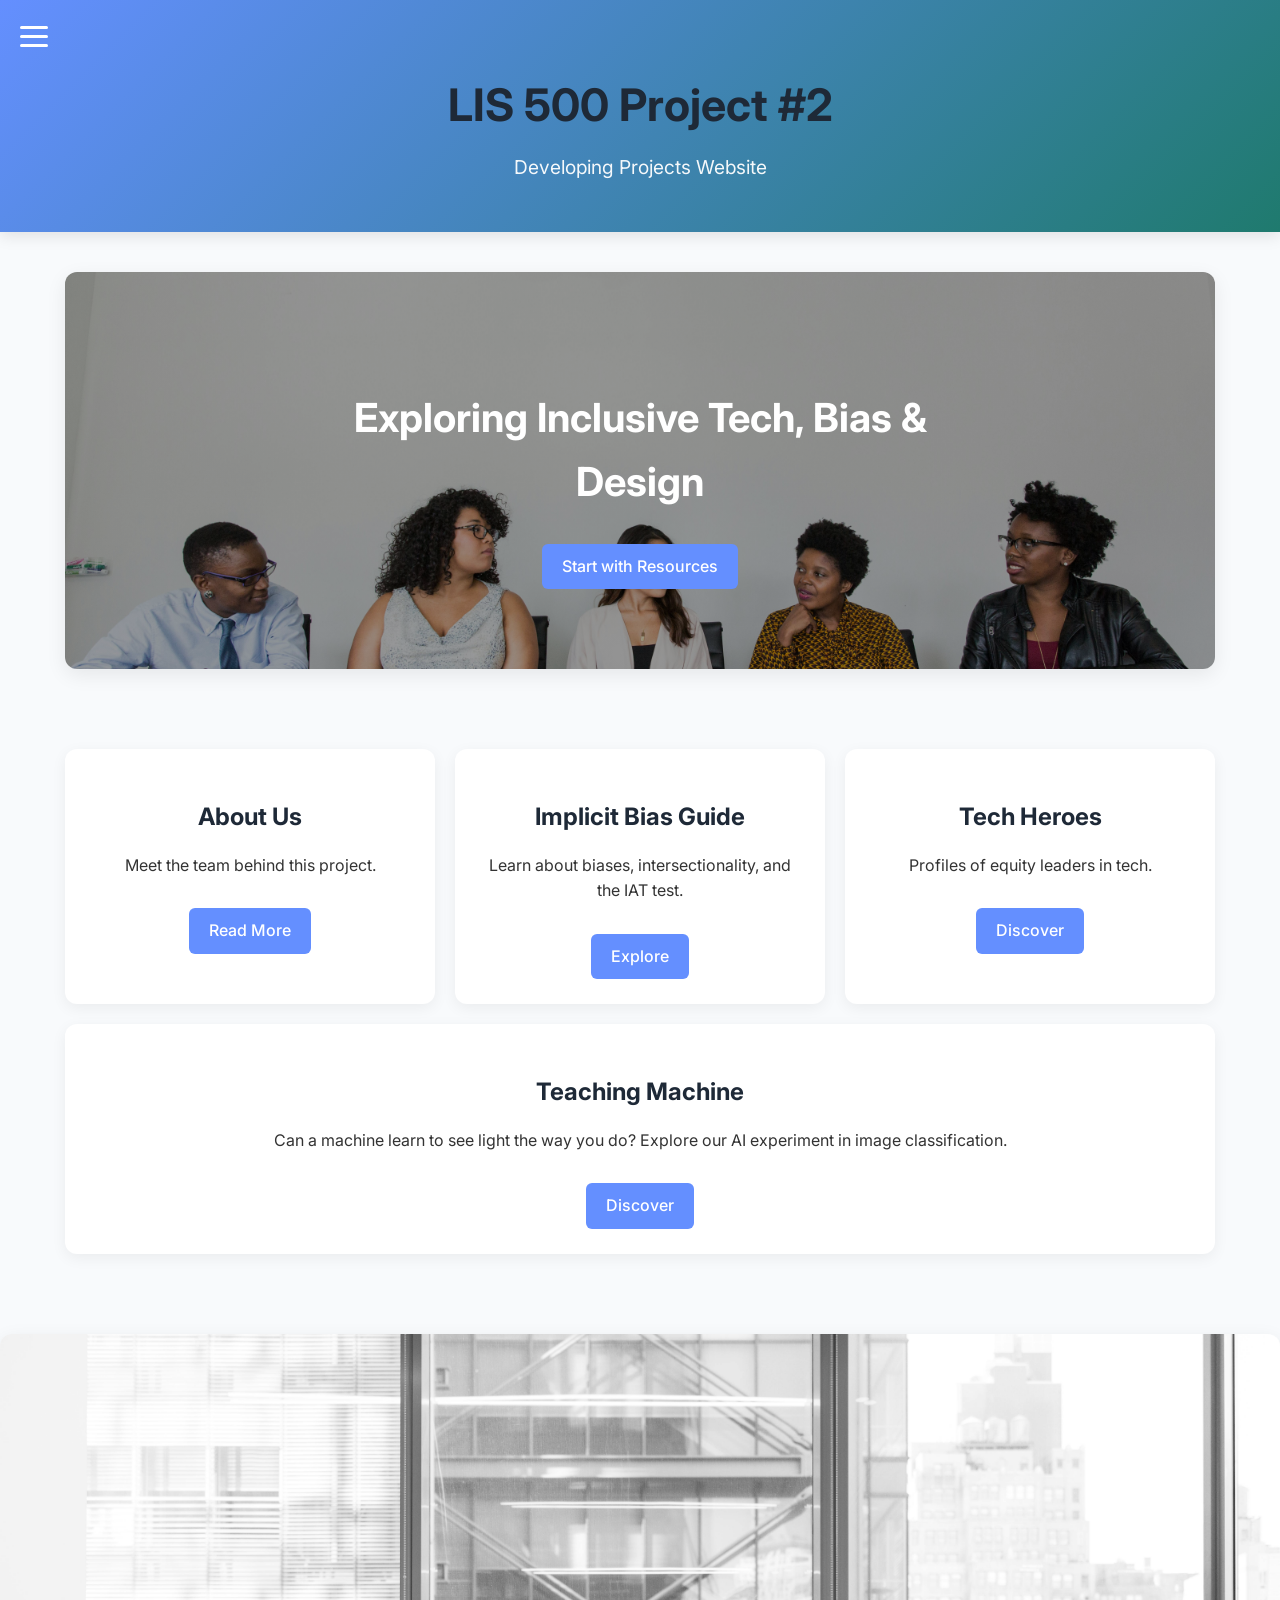
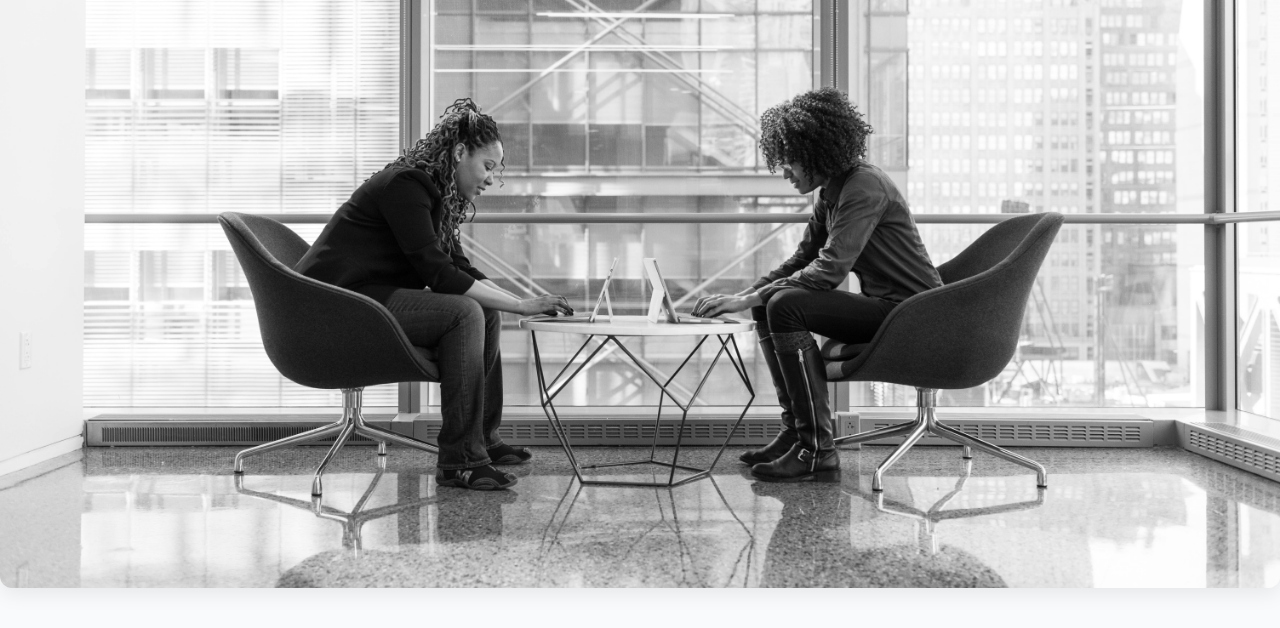
<file: index.html>
<!DOCTYPE html>
<!-- Start of HTML document structure -->
<html lang="en">
<head>
    <!-- Metadata and external resources -->
    <meta charset="UTF-8">
    <meta name="viewport" content="width=device-width, initial-scale=1.0">
    <title>LIS 500 Project #2</title>
    <link href="https://fonts.googleapis.com/css2?family=Inter:wght@400;500;600;700&display=swap" rel="stylesheet">
    <link rel="stylesheet" href="stylepage.css">
</head>
<body>
    <!-- Page header -->
    <header>
        <h1>LIS 500 Project #2</h1>
        <p>Developing Projects Website</p>
        <!-- Navigation menu -->
        <nav class="dropdown-nav" role="navigation" aria-label="Main menu">
            <input type="checkbox" id="menu-toggle">
            <label for="menu-toggle" class="hamburger" aria-label="Toggle navigation menu" aria-expanded="false" aria-controls="menu">
                <span aria-hidden="true"></span>
                <span aria-hidden="true"></span>
                <span aria-hidden="true"></span>
            </label>
            <ul class="menu" id="menu" role="menu">
                <li role="none"><a href="index.html" role="menuitem">Home</a></li>
                <li role="none"><a href="aboutme.html" role="menuitem">About Us</a></li>
                <li role="none"><a href="resourcepage.html" role="menuitem">Implicit Bias Resources</a></li>
                <li role="none"><a href="techhero.html" role="menuitem">Tech Hero Profile</a></li>
                <li role="none"><a href="teachingmachine.html" role="menuitem">Teaching Machine</a></li>
            </ul>
        </nav>
    </header>
    <!-- Hero splash section -->
    <section class="hero-splash">
        <div class="hero-content">
            <h2>Exploring Inclusive Tech, Bias & Design</h2>
            <a href="resourcepage.html" class="btn" aria-label="Go to Implicit Bias Resources">Start with Resources</a>
        </div>
    </section>
    <!-- Teaser cards section -->
    <div class="teasers container">
        <!-- Teaser card -->
        <div class="teaser-card">
            <h3>About Us</h3>
            <p>Meet the team behind this project.</p>
            <a href="aboutme.html" class="btn">Read More</a>
        </div>
        <!-- Teaser card -->
        <div class="teaser-card">
            <h3>Implicit Bias Guide</h3>
            <p>Learn about biases, intersectionality, and the IAT test.</p>
            <a href="resourcepage.html" class="btn">Explore</a>
        </div>
        <!-- Teaser card -->
        <div class="teaser-card">
            <h3>Tech Heroes</h3>
            <p>Profiles of equity leaders in tech.</p>
            <a href="techhero.html" class="btn">Discover</a>
        </div>
        <!-- Teaser card -->
        <div class="teaser-card">
            <h3>Teaching Machine</h3>
            <p>Can a machine learn to see light the way you do? Explore our AI experiment in image classification.</p>
            <a href="teachingmachine.html" class="btn">Discover</a>
        </div>
    </div>
    <!-- Centered image -->
    <img src="images/pexels-divinetechygirl-1181224.jpg" alt="Diverse Tech" class="center-image">
</body>
</html>
</file>
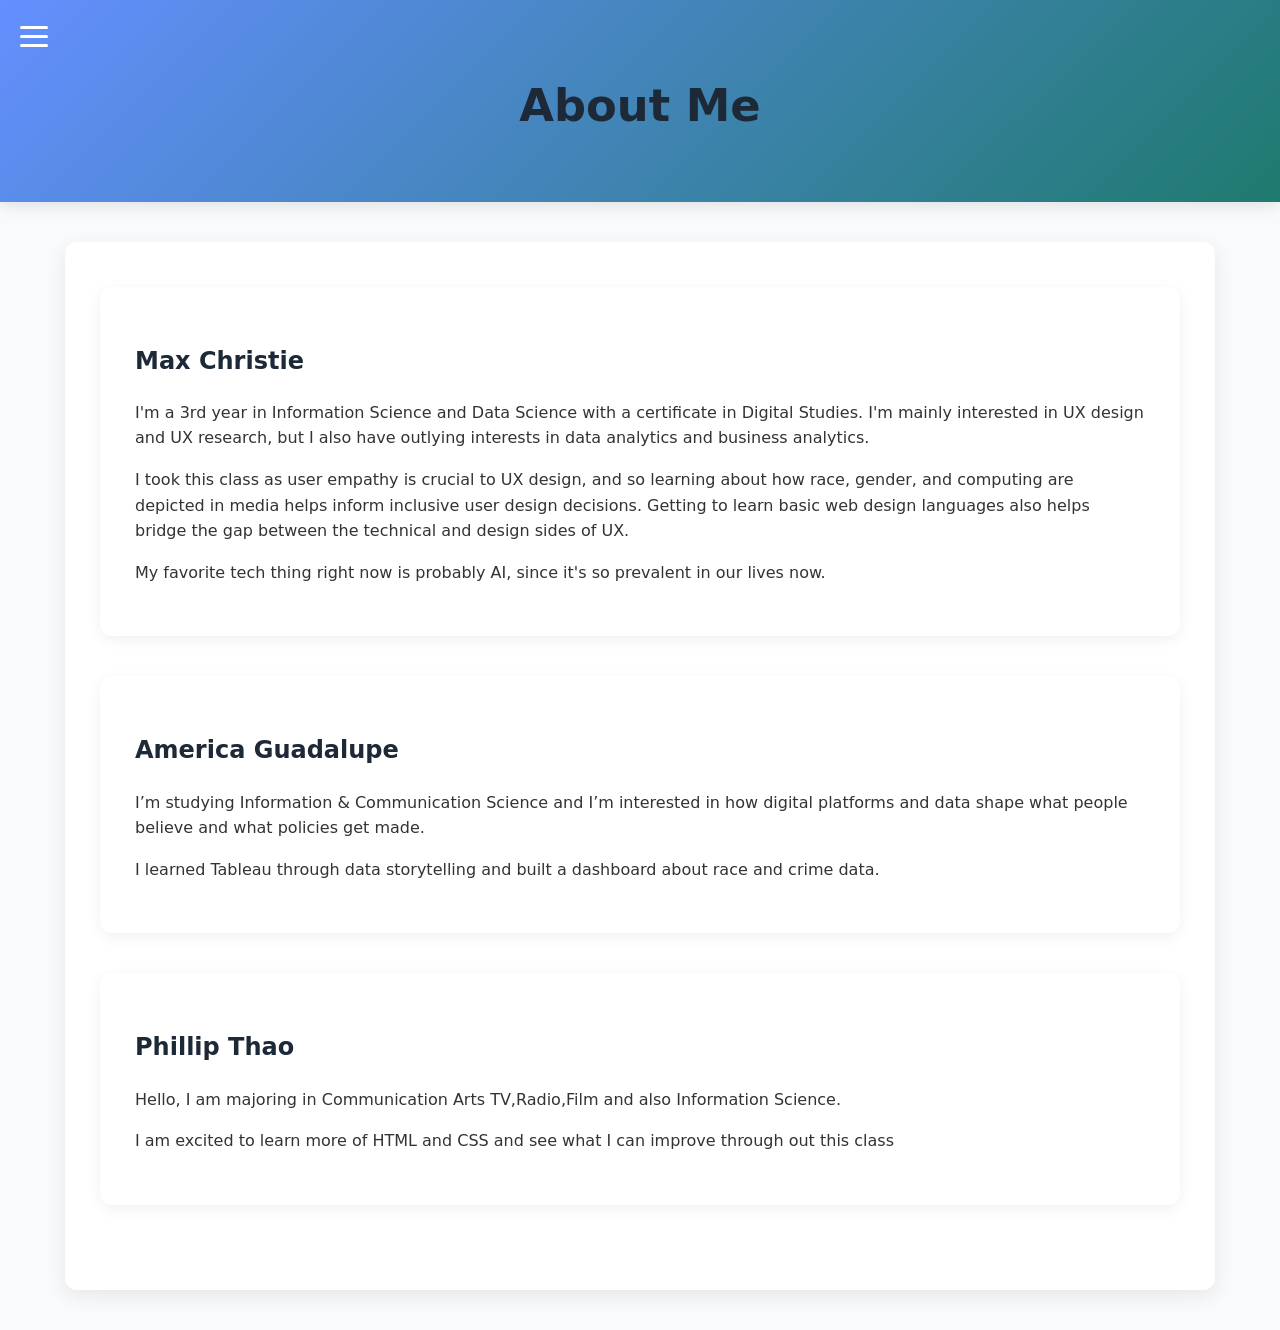
<file: aboutme.html>
<!DOCTYPE html>
<!-- Start of HTML document structure -->
<html lang="en">
<head>
    <!-- Metadata and external resources -->
    <meta charset="UTF-8">
    <meta name="viewport" content="width=device-width, initial-scale=1.0">
    <title>About Me | Your Website Name</title>
    <link href="https://fonts.googleapis.com/css2?family=Roboto:wght@400;700&display=swap" rel="stylesheet">
    <link rel="stylesheet" href="stylepage.css">
</head>
<body>
    <!-- Navigation menu -->
    <nav class="dropdown-nav">
        <input type="checkbox" id="menu-toggle">
        <label for="menu-toggle" class="hamburger">
            <span></span>
            <span></span>
            <span></span>
        </label>
        <ul class="menu">
            <li><a href="index.html">Home</a></li>
            <li><a href="aboutme.html">About Me</a></li>
            <li><a href="resourcepage.html">Implicit Bias Resources</a></li>
            <li><a href="techhero.html">Tech Hero Profile</a></li>
            <li role="none"><a href="teachingmachine.html" role="menuitem">Teaching Machine</a></li>
        </ul>
    </nav>
    <!-- Page header -->
    <header>
        <h1>About Me</h1>
    </header>
    <!-- Biography section -->
    <section id="bio">
        <!-- Individual bio entry -->
        <div class="about-me">
            <div class="about-me-text">
                <h2>Max Christie</h2>
                <p>I'm a 3rd year in Information Science and Data Science with a certificate in Digital Studies. I'm mainly interested in UX design and UX research, but I also have outlying interests in data analytics and business analytics.</p>
                <p>I took this class as user empathy is crucial to UX design, and so learning about how race, gender, and computing are depicted in media helps inform inclusive user design decisions. Getting to learn basic web design languages also helps bridge the gap between the technical and design sides of UX.</p>
                <p>My favorite tech thing right now is probably AI, since it's so prevalent in our lives now.</p>
            </div>
        </div>
        <!-- Individual bio entry -->
        <div class="about-me">
            <div class="about-me-text">
                <h2>America Guadalupe</h2>
                <p>I’m studying Information & Communication Science and I’m interested in how digital
                platforms and data shape what people believe and what policies get made. </p>
                <p>I learned Tableau through data storytelling and built a dashboard about race and crime data.</p>
            </div>
        </div>
        <!-- Individual bio entry -->
        <div class="about-me">
            <div class="about-me-text">
                <h2>Phillip Thao </h2>
                <p>Hello, I am majoring in Communication Arts TV,Radio,Film and also Information Science.</p>
                <p>I am excited to learn more of HTML and CSS and see what I can improve through out this class</p>
            </div>
        </div>
    </section>
</body>
</html>
</file>
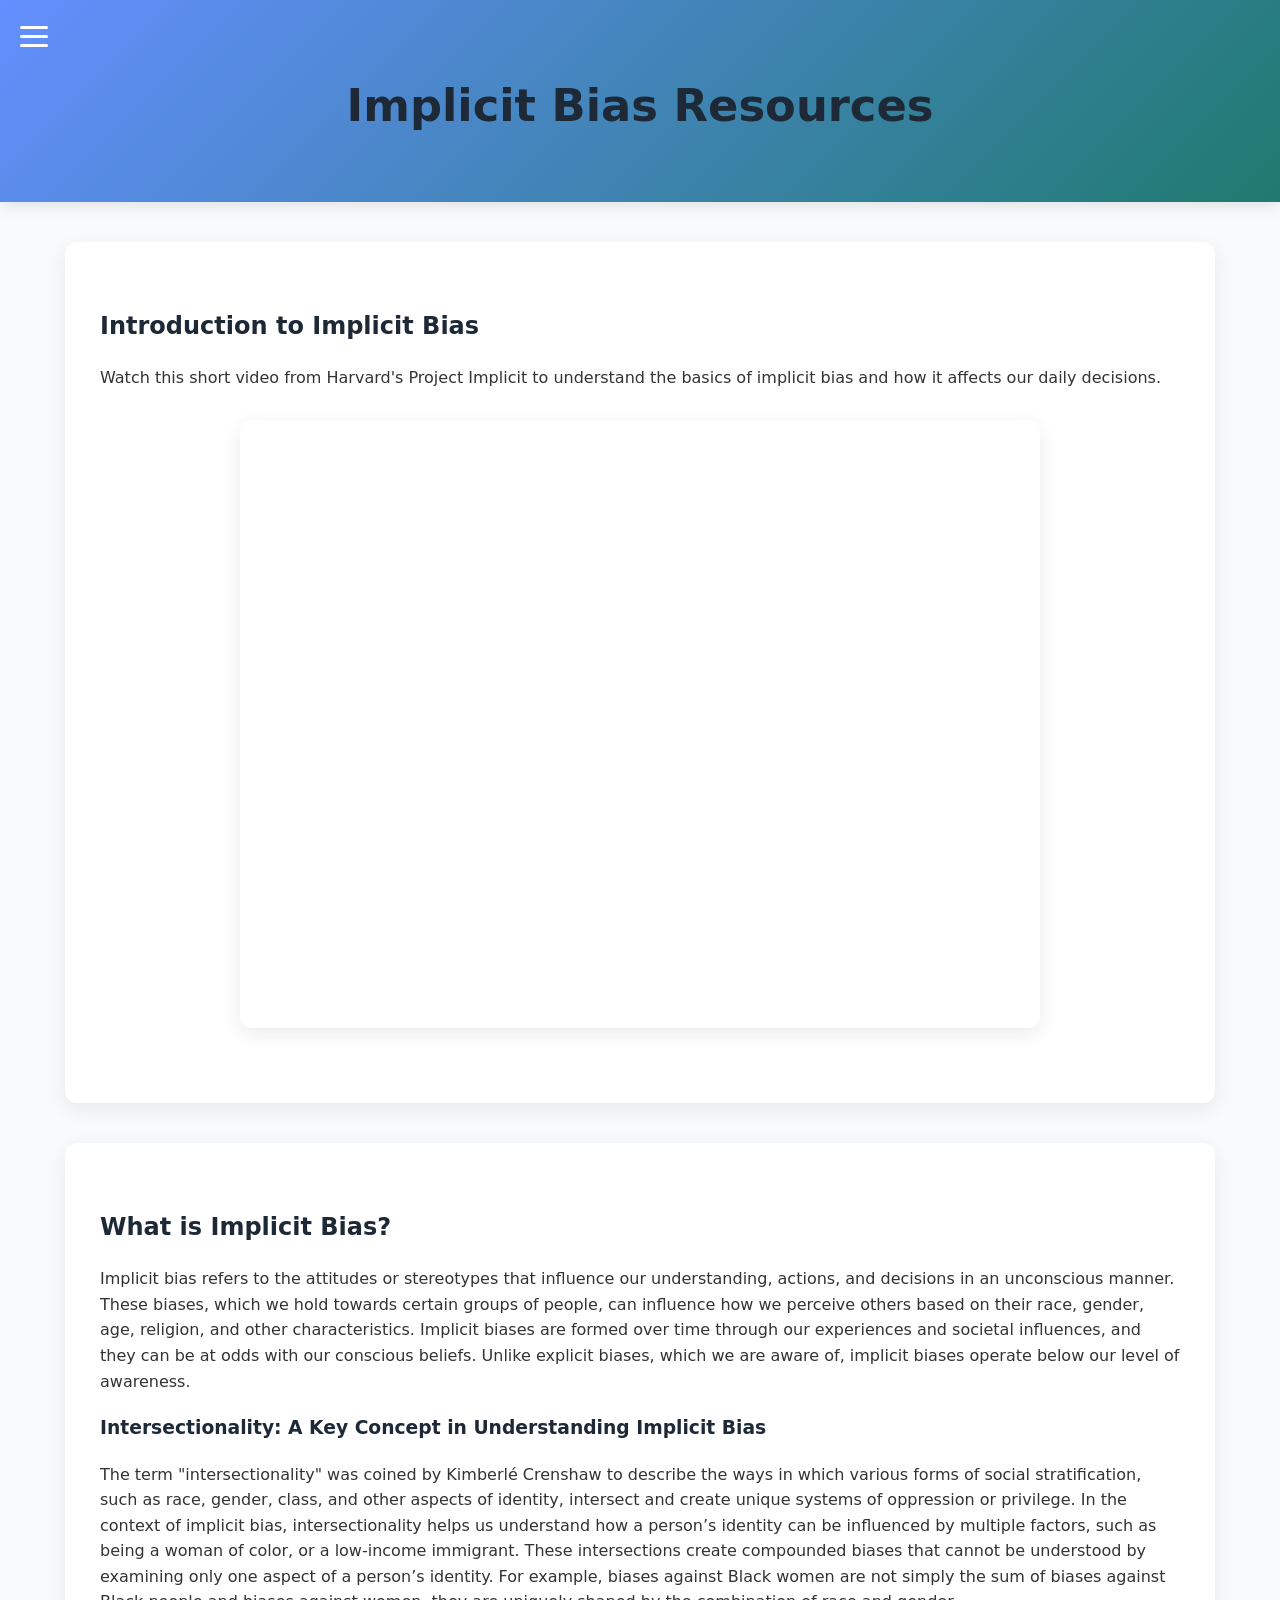
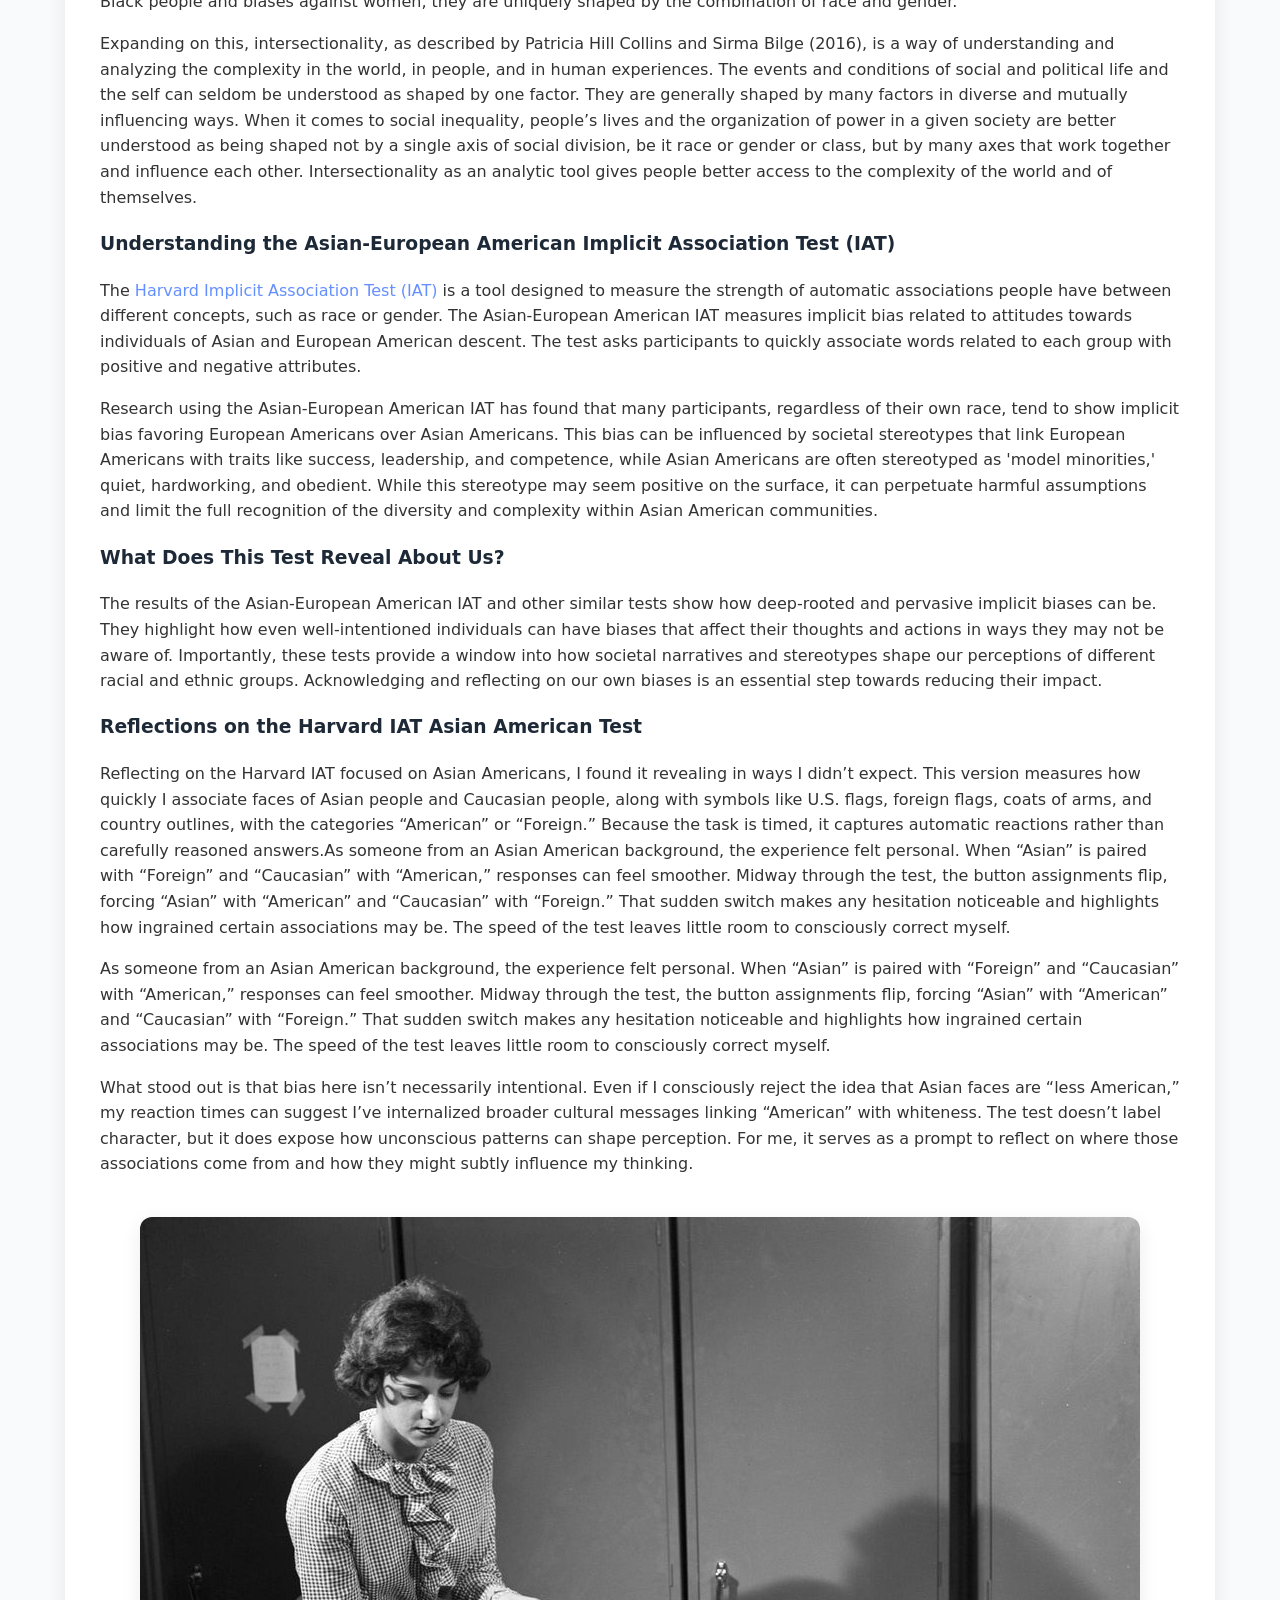
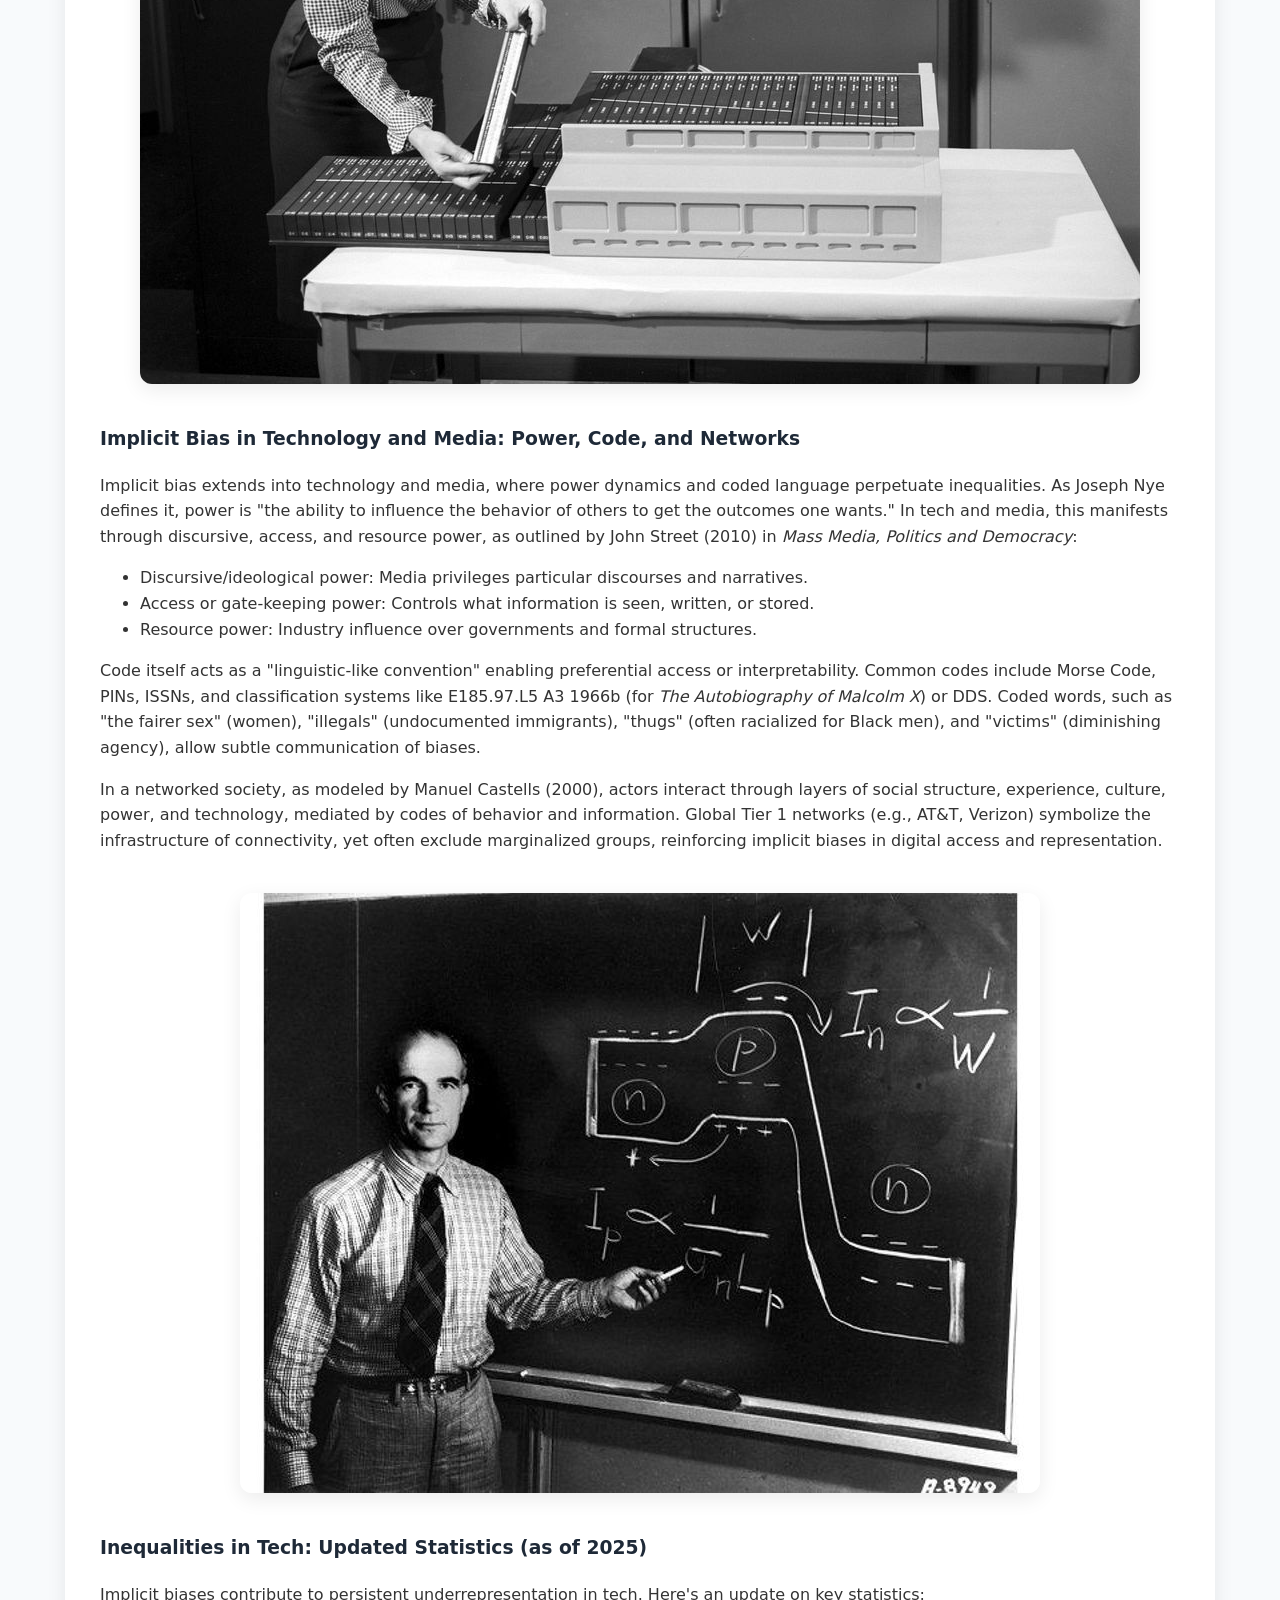
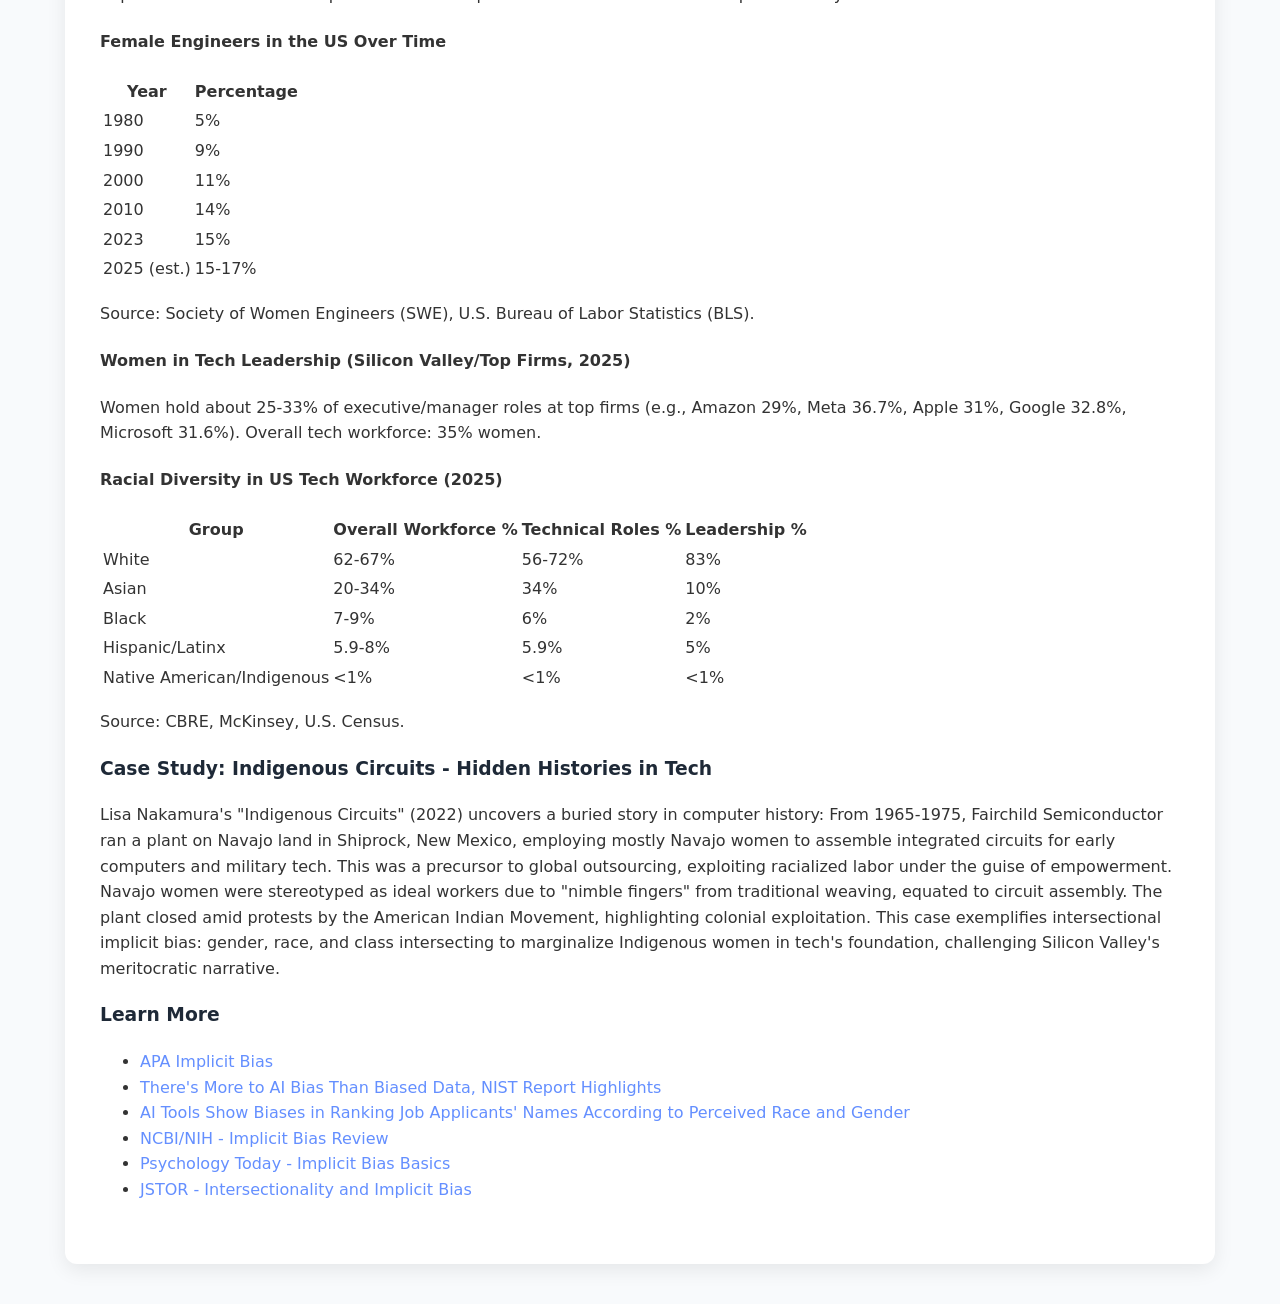
<file: resourcepage.html>
<!DOCTYPE html>
<!-- Start of HTML document structure -->
<html lang="en">
<head>
    <!-- Metadata and external resources -->
    <meta charset="UTF-8">
    <meta name="viewport" content="width=device-width, initial-scale=1.0">
    <title>Implicit Bias Resources | Your Website Name</title>
    <link href="https://fonts.googleapis.com/css2?family=Roboto:wght@400;700&display=swap" rel="stylesheet">
    <link rel="stylesheet" href="stylepage.css">
</head>
<body>
    <!-- Navigation menu -->
    <nav class="dropdown-nav">
        <input type="checkbox" id="menu-toggle">
        <label for="menu-toggle" class="hamburger">
            <span></span>
            <span></span>
            <span></span>
        </label>
        <ul class="menu">
            <li><a href="index.html">Home</a></li>
            <li><a href="aboutme.html">About Us</a></li>
            <li><a href="resourcepage.html">Implicit Bias Resources</a></li>
            <li><a href="techhero.html">Tech Hero Profile</a></li>
            <li role="none"><a href="teachingmachine.html" role="menuitem">Teaching Machine</a></li>
        </ul>
    </nav>
    <!-- Page header -->
    <header>
        <h1>Implicit Bias Resources</h1>
    </header>
    <!-- Main content container -->
    <div class="container">
        <!-- Video introduction section -->
        <section class="video-section">
            <h2>Introduction to Implicit Bias</h2>
            <p>Watch this short video from Harvard's Project Implicit to understand the basics of implicit bias and how it affects our daily decisions.</p>
            <div class="video-wrapper">
                <iframe src="https://www.youtube.com/embed/11Jg97_dkXM" title="Intro to Implicit Bias (Harvard IAT)" frameborder="0" allowfullscreen></iframe>
            </div>
        </section>
        <!-- Resources section -->
        <section id="resources">
            <h2>What is Implicit Bias?</h2>
            <p>Implicit bias refers to the attitudes or stereotypes that influence our understanding, actions, and decisions in an unconscious manner. These biases, which we hold towards certain groups of people, can influence how we perceive others based on their race, gender, age, religion, and other characteristics. Implicit biases are formed over time through our experiences and societal influences, and they can be at odds with our conscious beliefs. Unlike explicit biases, which we are aware of, implicit biases operate below our level of awareness.</p>
            <!-- Intersectionality subsection -->
            <h3>Intersectionality: A Key Concept in Understanding Implicit Bias</h3>
            <p>The term "intersectionality" was coined by Kimberlé Crenshaw to describe the ways in which various forms of social stratification, such as race, gender, class, and other aspects of identity, intersect and create unique systems of oppression or privilege. In the context of implicit bias, intersectionality helps us understand how a person’s identity can be influenced by multiple factors, such as being a woman of color, or a low-income immigrant. These intersections create compounded biases that cannot be understood by examining only one aspect of a person’s identity. For example, biases against Black women are not simply the sum of biases against Black people and biases against women, they are uniquely shaped by the combination of race and gender.</p>
            <p>Expanding on this, intersectionality, as described by Patricia Hill Collins and Sirma Bilge (2016), is a way of understanding and analyzing the complexity in the world, in people, and in human experiences. The events and conditions of social and political life and the self can seldom be understood as shaped by one factor. They are generally shaped by many factors in diverse and mutually influencing ways. When it comes to social inequality, people’s lives and the organization of power in a given society are better understood as being shaped not by a single axis of social division, be it race or gender or class, but by many axes that work together and influence each other. Intersectionality as an analytic tool gives people better access to the complexity of the world and of themselves.</p>
            <!-- IAT test subsection -->
            <h3>Understanding the Asian-European American Implicit Association Test (IAT)</h3>
            <p>The <a href="https://implicit.harvard.edu/implicit/takeatest.html" target="_blank">Harvard Implicit Association Test (IAT)</a> is a tool designed to measure the strength of automatic associations people have between different concepts, such as race or gender. The Asian-European American IAT measures implicit bias related to attitudes towards individuals of Asian and European American descent. The test asks participants to quickly associate words related to each group with positive and negative attributes.</p>
            <p>Research using the Asian-European American IAT has found that many participants, regardless of their own race, tend to show implicit bias favoring European Americans over Asian Americans. This bias can be influenced by societal stereotypes that link European Americans with traits like success, leadership, and competence, while Asian Americans are often stereotyped as 'model minorities,' quiet, hardworking, and obedient. While this stereotype may seem positive on the surface, it can perpetuate harmful assumptions and limit the full recognition of the diversity and complexity within Asian American communities.</p>
            <!-- Test revelations subsection -->
            <h3>What Does This Test Reveal About Us?</h3>
            <p>The results of the Asian-European American IAT and other similar tests show how deep-rooted and pervasive implicit biases can be. They highlight how even well-intentioned individuals can have biases that affect their thoughts and actions in ways they may not be aware of. Importantly, these tests provide a window into how societal narratives and stereotypes shape our perceptions of different racial and ethnic groups. Acknowledging and reflecting on our own biases is an essential step towards reducing their impact.</p>
            <!-- Reflections subsection -->
            <h3>Reflections on the Harvard IAT Asian American Test</h3>
            <p>Reflecting on the Harvard IAT focused on Asian Americans, I found it revealing in ways I didn’t expect. This version measures how quickly I associate faces of Asian people and Caucasian people, along with symbols like U.S. flags, foreign flags, coats of arms, and country outlines, with the categories “American” or “Foreign.” Because the task is timed, it captures automatic reactions rather than carefully reasoned answers.As someone from an Asian American background, the experience felt personal. When “Asian” is paired with “Foreign” and “Caucasian” with “American,” responses can feel smoother. Midway through the test, the button assignments flip, forcing “Asian” with “American” and “Caucasian” with “Foreign.” That sudden switch makes any hesitation noticeable and highlights how ingrained certain associations may be. The speed of the test leaves little room to consciously correct myself.</p>
            <p>As someone from an Asian American background, the experience felt personal. When “Asian” is paired with “Foreign” and “Caucasian” with “American,” responses can feel smoother. Midway through the test, the button assignments flip, forcing “Asian” with “American” and “Caucasian” with “Foreign.” That sudden switch makes any hesitation noticeable and highlights how ingrained certain associations may be. The speed of the test leaves little room to consciously correct myself.</p>
            <p>What stood out is that bias here isn’t necessarily intentional. Even if I consciously reject the idea that Asian faces are “less American,” my reaction times can suggest I’ve internalized broader cultural messages linking “American” with whiteness. The test doesn’t label character, but it does expose how unconscious patterns can shape perception. For me, it serves as a prompt to reflect on where those associations come from and how they might subtly influence my thinking.</p>
            <!-- Integrated image for reflections -->
            <figure>
                <img src="images/core-memory-weaving-7.jpg" class="center-image">
            </figure>
            <!-- Implicit bias in tech subsection -->
            <h3>Implicit Bias in Technology and Media: Power, Code, and Networks</h3>
            <p>Implicit bias extends into technology and media, where power dynamics and coded language perpetuate inequalities. As Joseph Nye defines it, power is "the ability to influence the behavior of others to get the outcomes one wants." In tech and media, this manifests through discursive, access, and resource power, as outlined by John Street (2010) in <i>Mass Media, Politics and Democracy</i>:</p>
            <ul>
                <li>Discursive/ideological power: Media privileges particular discourses and narratives.</li>
                <li>Access or gate-keeping power: Controls what information is seen, written, or stored.</li>
                <li>Resource power: Industry influence over governments and formal structures.</li>
            </ul>
            <p>Code itself acts as a "linguistic-like convention" enabling preferential access or interpretability. Common codes include Morse Code, PINs, ISSNs, and classification systems like E185.97.L5 A3 1966b (for <i>The Autobiography of Malcolm X</i>) or DDS. Coded words, such as "the fairer sex" (women), "illegals" (undocumented immigrants), "thugs" (often racialized for Black men), and "victims" (diminishing agency), allow subtle communication of biases.</p>
            <p>In a networked society, as modeled by Manuel Castells (2000), actors interact through layers of social structure, experience, culture, power, and technology, mediated by codes of behavior and information. Global Tier 1 networks (e.g., AT&T, Verizon) symbolize the infrastructure of connectivity, yet often exclude marginalized groups, reinforcing implicit biases in digital access and representation.</p>
            <!-- Integrated image for tech bias -->
            <figure>
                <img src="images/william-shockley.jpg" class="center-image"> 
            </figure>
            <!-- Inequalities in tech subsection -->
            <h3>Inequalities in Tech: Updated Statistics (as of 2025)</h3>
            <p>Implicit biases contribute to persistent underrepresentation in tech. Here's an update on key statistics:</p>
            <!-- Female engineers table -->
            <h4>Female Engineers in the US Over Time</h4>
            <table>
                <tr><th>Year</th><th>Percentage</th></tr>
                <tr><td>1980</td><td>5%</td></tr>
                <tr><td>1990</td><td>9%</td></tr>
                <tr><td>2000</td><td>11%</td></tr>
                <tr><td>2010</td><td>14%</td></tr>
                <tr><td>2023</td><td>15%</td></tr>
                <tr><td>2025 (est.)</td><td>15-17%</td></tr>
            </table>
            <p>Source: Society of Women Engineers (SWE), U.S. Bureau of Labor Statistics (BLS).</p>
            <!-- Women in leadership -->
            <h4>Women in Tech Leadership (Silicon Valley/Top Firms, 2025)</h4>
            <p>Women hold about 25-33% of executive/manager roles at top firms (e.g., Amazon 29%, Meta 36.7%, Apple 31%, Google 32.8%, Microsoft 31.6%). Overall tech workforce: 35% women.</p>
            <!-- Racial diversity table -->
            <h4>Racial Diversity in US Tech Workforce (2025)</h4>
            <table>
                <tr><th>Group</th><th>Overall Workforce %</th><th>Technical Roles %</th><th>Leadership %</th></tr>
                <tr><td>White</td><td>62-67%</td><td>56-72%</td><td>83%</td></tr>
                <tr><td>Asian</td><td>20-34%</td><td>34%</td><td>10%</td></tr>
                <tr><td>Black</td><td>7-9%</td><td>6%</td><td>2%</td></tr>
                <tr><td>Hispanic/Latinx</td><td>5.9-8%</td><td>5.9%</td><td>5%</td></tr>
                <tr><td>Native American/Indigenous</td><td>&lt;1%</td><td>&lt;1%</td><td>&lt;1%</td></tr>
            </table>
            <p>Source: CBRE, McKinsey, U.S. Census.</p>
            <!-- Case study subsection -->
            <h3>Case Study: Indigenous Circuits - Hidden Histories in Tech</h3>
            <p>Lisa Nakamura's "Indigenous Circuits" (2022) uncovers a buried story in computer history: From 1965-1975, Fairchild Semiconductor ran a plant on Navajo land in Shiprock, New Mexico, employing mostly Navajo women to assemble integrated circuits for early computers and military tech. This was a precursor to global outsourcing, exploiting racialized labor under the guise of empowerment. Navajo women were stereotyped as ideal workers due to "nimble fingers" from traditional weaving, equated to circuit assembly. The plant closed amid protests by the American Indian Movement, highlighting colonial exploitation. This case exemplifies intersectional implicit bias: gender, race, and class intersecting to marginalize Indigenous women in tech's foundation, challenging Silicon Valley's meritocratic narrative.</p>
            <!-- Learn more links -->
            <h3>Learn More</h3>
            <ul>
                <li><a href="https://www.apa.org/topics/implicit-bias" target="_blank">APA Implicit Bias</a></li>
                <li><a href="https://www.nist.gov/news-events/news/2022/03/theres-more-ai-bias-biased-data-nist-report-highlights" target="_blank">There's More to AI Bias Than Biased Data, NIST Report Highlights</a></li>
                <li><a href="https://www.washington.edu/news/2024/10/31/ai-bias-resume-screening-race-gender/" target="_blank">AI Tools Show Biases in Ranking Job Applicants' Names According to Perceived Race and Gender</a></li>
                <li><a href="https://www.ncbi.nlm.nih.gov/books/NBK589697/" target="_blank">NCBI/NIH - Implicit Bias Review</a></li>
                <li><a href="https://www.psychologytoday.com/us/blog/one-among-many/201906/implications-implicit-bias" target="_blank">Psychology Today - Implicit Bias Basics</a></li>
                <li><a href="https://www.jstor.org/stable/26914292" target="_blank">JSTOR - Intersectionality and Implicit Bias</a></li>
            </ul>
        </section>
    </div>
</body>
</html>
</file>
<file: stylepage.css>
/* ==================== CSS VARIABLES ==================== */
/* Defines color variables for consistent theme usage */
:root {
    --primary: #648FFF;     /* Bright accessible blue */
    --accent: #FE6100;      /* Strong orange */
    --dark: #1E2937;        /* Dark slate header */
    --light: #F8FAFC;
    --gray: #E2E8F0;
}

/* ==================== GENERAL STYLES ==================== */
/* Base styles for body, headings, and links */
body {
    font-family: 'Inter', system-ui, -apple-system, BlinkMacSystemFont, sans-serif;
    margin: 0;
    padding: 0;
    background-color: var(--light);
    line-height: 1.6;
    color: #333;
}

h1, h2, h3 {
    color: var(--dark);
    font-weight: 700;
}

a {
    color: var(--primary);
    text-decoration: none;
}

a:hover {
    color: var(--accent);
}

/* ==================== HEADER ==================== */
/* Styles for the page header */
header {
    background: linear-gradient(135deg, var(--primary), #1f7a6e);
    color: white;
    padding: 70px 30px 50px;   /* improved top/bottom spacing */
    text-align: center;
    position: relative;
    box-shadow: 0 4px 15px rgba(0,0,0,0.1);
}

header h1 {
    font-size: 2.8rem;
    margin: 0 0 10px 0;
}

header p {
    font-size: 1.2rem;
    opacity: 0.95;
    max-width: 600px;
    margin: 0 auto;
}

/* ==================== TOP-LEFT HAMBURGER MENU ==================== */
/* Styles for the dropdown navigation menu */
.dropdown-nav {
    position: fixed;
    top: 20px;
    left: 20px;
    z-index: 1000;
}

#menu-toggle { display: none; }

.hamburger {
    width: 28px;
    cursor: pointer;
    display: block;
}

.hamburger span {
    display: block;
    height: 3px;
    background-color: white;
    margin: 6px 0;
    border-radius: 3px;
    transition: all 0.3s ease;
}

.menu {
    list-style: none;
    padding: 0;
    margin: 12px 0 0 0;
    width: 220px;
    background: white;
    border-radius: 10px;
    box-shadow: 0 8px 25px rgba(0,0,0,0.15);
    overflow: hidden;
    display: none;
    transform: translateY(-10px);
    opacity: 0;
    transition: all 0.3s ease;
}

.menu li { border-bottom: 1px solid var(--gray); }
.menu li:last-child { border-bottom: none; }

.menu li a {
    display: block;
    padding: 14px 20px;
    color: var(--dark);
    font-weight: 500;
}

.menu li a:hover {
    background-color: #f8f8f8;
    padding-left: 25px;
    padding-right: 15px;
}
#menu-toggle:checked + .hamburger + .menu {
    display: block;
    transform: translateY(0);
    opacity: 1;
}

#menu-toggle:checked + .hamburger span:nth-child(1) {
    transform: rotate(45deg) translate(5px, 5px);
}
#menu-toggle:checked + .hamburger span:nth-child(2) { opacity: 0; }
#menu-toggle:checked + .hamburger span:nth-child(3) {
    transform: rotate(-45deg) translate(6px, -6px);
}

/* ==================== IMPROVED GLOBAL PADDING & MARGINS ==================== */
/* Centers content and adds side padding on wide screens */
.container {
    max-width: 1150px;
    margin: 0 auto;
    padding: 0 30px;
}

/* All main content sections now get automatic centering + generous padding */
section {
    max-width: 1150px;
    margin: 40px auto;
    padding: 45px 35px;
    background: white;
    border-radius: 12px;
    box-shadow: 0 6px 20px rgba(0,0,0,0.08);
    box-sizing: border-box;
}

/* Hero cards (used on techhero.html) stay nicely spaced inside the section */
.hero {
    max-width: 100%;
    margin-bottom: 40px;
    padding: 35px;
    background: white;
    border-radius: 12px;
    box-shadow: 0 4px 15px rgba(0,0,0,0.06);
    display: flex;
    flex-wrap: wrap;
    gap: 30px;
    align-items: flex-start;
    box-sizing: border-box;
    position: relative;  /* Added for absolute positioning of credit */
}

.hero-text { flex: 1; min-width: 280px; }
.hero-image { flex: 0 0 180px; }

.about-me{
   max-width: 100%;
    margin-bottom: 40px;
    padding: 35px;
    background: white;
    border-radius: 12px;
    box-shadow: 0 4px 15px rgba(0,0,0,0.06);
    display: flex;
    flex-wrap: wrap;
    gap: 30px;
    align-items: flex-start;
    box-sizing: border-box;
}
.about-me-text { flex: 1; min-width: 280px; }

.hero-image img {
    width: 100%;
    border-radius: 10px;
    box-shadow: 0 4px 15px rgba(0,0,0,0.1);
}

.btn {
    display: inline-block;
    background: var(--primary);
    color: white;
    padding: 10px 20px;
    border-radius: 6px;
    margin-top: 15px;
    font-weight: 500;
    transition: all 0.3s;
}

.btn:hover {
    background: var(--accent);
    transform: translateY(-2px);
}

/* ==================== RESPONSIVE (mobile-first improvements) ==================== */
/* Media queries for responsive design */
@media (max-width: 768px) {
    header { padding: 80px 20px 50px; }
    header h1 { font-size: 2.2rem; }
    
    section, .hero {
        margin: 25px 10px;
        padding: 35px 25px;
    }
    
    .hero { flex-direction: column; }
    .hero-image { margin: 0 auto; max-width: 220px; }
}
/* ====================== CENTERED IMAGE ====================== */
/* Styles for centered images */
.center-image {
    display: block;
    margin: 40px auto;          /* centers it + nice breathing room */
    max-width: 100%;            /* never overflows on mobile */
    height: auto;
    border-radius: 12px;        /* matches your card style */
    box-shadow: 0 6px 20px rgba(0,0,0,0.08);   /* subtle shadow like your heroes */
}

/* Stylish Credit Byline */
/* Styles for credit text */
.credit {
    position: absolute;
    bottom: 20px;
    right: 20px;
    font-size: 0.85rem;
    font-style: italic;
    color: #64748b;  /* Muted for subtlety */
    opacity: 0.8;
    transition: opacity 0.3s ease;
}

.credit:hover {
    opacity: 1;  /* Subtle hover reveal for interactivity */
}
/* Hero Splash Section */
/* Styles for the hero splash section */
.hero-splash {
    background: linear-gradient(rgba(0,0,0,0.4), rgba(0,0,0,0.4)), url('images/pexels-divinetechygirl-1181738.jpg') center/cover no-repeat;  /* Changed to local image for reliability */
    padding: 80px 30px;
    text-align: center;
    color: white;
    animation: fadeIn 1.5s ease-in;  /* CSS animation for interactivity */
}

.hero-content {
    max-width: 700px;
    margin: 0 auto;
}

.hero-splash h2 {
    font-size: 2.5rem;
    margin-bottom: 15px;
    color: #FFFFFF;
}

.hero-splash p {
    font-size: 1.2rem;
    margin-bottom: 25px;
}

@keyframes fadeIn {
    from { opacity: 0; transform: translateY(30px); }
    to { opacity: 1; transform: translateY(0); }
}

/* Teaser Cards for Content Preview */
/* Styles for teaser cards */
.teasers {
    display: flex;
    gap: 20px;
    flex-wrap: wrap;
    justify-content: center;
    padding: 40px 20px;
}

.teaser-card {
    flex: 1 1 300px;
    background: white;
    padding: 25px;
    border-radius: 12px;
    box-shadow: 0 4px 15px rgba(0,0,0,0.06);
    text-align: center;
    transition: transform 0.3s;
}

.teaser-card:hover {
    transform: translateY(-5px);
}

.teaser-card h3 {
    font-size: 1.5rem;
    margin-bottom: 10px;
}

.teaser-card p {
    font-size: 1rem;
    margin-bottom: 15px;
}

/* Responsive Adjustments */
/* Additional media queries for specific elements */
@media (max-width: 768px) {
    .hero-splash { padding: 60px 20px; }
    .hero-splash h2 { font-size: 2rem; }
    .teasers { flex-direction: column; gap: 30px; }
}

/* Video Teaser Wrapper for Responsive Aspect Ratio */
/* Styles for video wrappers */
.video-wrapper {
    position: relative;
    max-width: 800px;  /* Increased max-width for expansion */
    margin: 30px auto;
    padding-bottom: 56.25%;  /* 16:9 aspect ratio */
    height: 0;
    overflow: hidden;
    border-radius: 12px;
    box-shadow: 0 6px 20px rgba(0,0,0,0.08);
    display: block;
}

.video-wrapper iframe {
    position: absolute;
    top: 0;
    left: 0;
    width: 100%;
    height: 100%;
    border-radius: 12px;
}

/* Accessibility focus styles */
a:focus, .hamburger:focus {
    outline: 2px solid var(--accent);
    outline-offset: 2px;
}
.classifier-section {
            max-width: 1150px;
            margin: 40px auto;
            padding: 45px 35px;
            background: white;
            border-radius: 12px;
            box-shadow: 0 6px 20px rgba(0,0,0,0.08);
            box-sizing: border-box;
            text-align: center;
        }

        .classifier-section h2 {
            font-size: 1.8rem;
            margin-bottom: 10px;
            color: var(--dark);
        }

        .classifier-section p.subtext {
            color: #64748b;
            margin-bottom: 25px;
            font-size: 1rem;
        }

        #start-btn {
            display: inline-block;
            background: var(--primary);
            color: white;
            padding: 12px 28px;
            border-radius: 6px;
            font-weight: 600;
            font-size: 1rem;
            border: none;
            cursor: pointer;
            transition: all 0.3s;
            margin-bottom: 25px;
        }

        #start-btn:hover {
            background: var(--accent);
            transform: translateY(-2px);
        }

        #webcam-container {
            display: flex;
            justify-content: center;
            margin-bottom: 20px;
        }

        #webcam-container canvas {
            border-radius: 12px;
            box-shadow: 0 4px 15px rgba(0,0,0,0.1);
        }

        #label-container {
            display: flex;
            flex-direction: column;
            gap: 10px;
            max-width: 400px;
            margin: 0 auto;
        }

        .label-row {
            background: var(--gray);
            border-radius: 8px;
            padding: 10px 16px;
            font-weight: 500;
            color: var(--dark);
            display: flex;
            justify-content: space-between;
            align-items: center;
            font-size: 0.95rem;
        }

        .label-bar-wrap {
            width: 100%;
            background: #e2e8f0;
            border-radius: 999px;
            height: 8px;
            margin-top: 6px;
            overflow: hidden;
        }

        .label-bar {
            height: 100%;
            background: var(--primary);
            border-radius: 999px;
            transition: width 0.3s ease;
        }

        .dataset-grid {
            display: flex;
            gap: 20px;
            flex-wrap: wrap;
            justify-content: center;
            margin-top: 20px;
        }

        .dataset-card {
            flex: 1 1 250px;
            background: white;
            border-radius: 12px;
            padding: 25px;
            box-shadow: 0 4px 15px rgba(0,0,0,0.06);
            text-align: center;
        }

        .dataset-card .icon {
            font-size: 2rem;
            margin-bottom: 10px;
        }

        .dataset-card h4 {
            font-size: 1.1rem;
            margin: 0 0 6px 0;
            color: var(--dark);
        }

        .dataset-card p {
            font-size: 0.9rem;
            color: #64748b;
            margin: 0;
        }

        .statement-section {
            max-width: 1150px;
            margin: 40px auto;
            padding: 45px 35px;
            background: white;
            border-radius: 12px;
            box-shadow: 0 6px 20px rgba(0,0,0,0.08);
            box-sizing: border-box;
        }

        .statement-section h2 {
            font-size: 1.8rem;
            margin-bottom: 20px;
            color: var(--dark);
        }

        .links-section {
            max-width: 1150px;
            margin: 40px auto;
            padding: 45px 35px;
            background: white;
            border-radius: 12px;
            box-shadow: 0 6px 20px rgba(0,0,0,0.08);
            box-sizing: border-box;
        }

        .links-section h2 {
            font-size: 1.8rem;
            margin-bottom: 20px;
            color: var(--dark);
        }

        .link-row {
            display: flex;
            align-items: center;
            gap: 12px;
            padding: 14px 0;
            border-bottom: 1px solid var(--gray);
            font-size: 0.95rem;
        }

        .link-row:last-child { border-bottom: none; }

        .link-row .link-icon { font-size: 1.3rem; flex-shrink: 0; }

        .link-row a { color: var(--primary); font-weight: 500; }
        .link-row a:hover { color: var(--accent); }

        .placeholder-link { color: #94a3b8; font-style: italic; }

        .member-grid {
            display: flex;
            gap: 20px;
            flex-wrap: wrap;
            margin-top: 20px;
        }

        .member-card {
            flex: 1 1 280px;
            background: #f8fafc;
            border-radius: 12px;
            padding: 25px;
            box-shadow: 0 2px 8px rgba(0,0,0,0.05);
        }

        .member-card h4 {
            font-size: 1.1rem;
            margin: 0 0 10px 0;
            color: var(--dark);
        }

        .member-card p {
            font-size: 0.9rem;
            color: #64748b;
            font-style: italic;
            margin: 0;
        }

        .page-intro {
            background: linear-gradient(135deg, #1E2937, #2d4a6e);
            color: white;
            padding: 60px 30px 50px;
            text-align: center;
        }

        .page-intro h2 {
            font-size: 2.2rem;
            color: white;
            margin-bottom: 12px;
        }

        .page-intro p {
            font-size: 1.1rem;
            opacity: 0.85;
            max-width: 650px;
            margin: 0 auto;
        }

        .notice {
            background: #fff7ed;
            border: 1px solid #fed7aa;
            border-radius: 8px;
            padding: 14px 20px;
            color: #9a3412;
            font-size: 0.9rem;
            margin-bottom: 20px;
            text-align: left;
        }
         .classifier-section {
            max-width: 1150px;
            margin: 40px auto;
            padding: 45px 35px;
            background: white;
            border-radius: 12px;
            box-shadow: 0 6px 20px rgba(0,0,0,0.08);
            box-sizing: border-box;
            text-align: center;
        }

        .classifier-section h2 {
            font-size: 1.8rem;
            margin-bottom: 10px;
            color: var(--dark);
        }

        .classifier-section p.subtext {
            color: #64748b;
            margin-bottom: 25px;
            font-size: 1rem;
        }

        #start-btn {
            display: inline-block;
            background: var(--primary);
            color: white;
            padding: 12px 28px;
            border-radius: 6px;
            font-weight: 600;
            font-size: 1rem;
            border: none;
            cursor: pointer;
            transition: all 0.3s;
            margin-bottom: 25px;
        }

        #start-btn:hover {
            background: var(--accent);
            transform: translateY(-2px);
        }

        #webcam-container {
            display: flex;
            justify-content: center;
            margin-bottom: 20px;
        }

        #webcam-container canvas {
            border-radius: 12px;
            box-shadow: 0 4px 15px rgba(0,0,0,0.1);
        }

        #label-container {
            display: flex;
            flex-direction: column;
            gap: 10px;
            max-width: 400px;
            margin: 0 auto;
        }

        .label-row {
            background: var(--gray);
            border-radius: 8px;
            padding: 10px 16px;
            font-weight: 500;
            color: var(--dark);
            display: flex;
            justify-content: space-between;
            align-items: center;
            font-size: 0.95rem;
        }

        .label-bar-wrap {
            width: 100%;
            background: #e2e8f0;
            border-radius: 999px;
            height: 8px;
            margin-top: 6px;
            overflow: hidden;
        }

        .label-bar {
            height: 100%;
            background: var(--primary);
            border-radius: 999px;
            transition: width 0.3s ease;
        }

        .dataset-grid {
            display: flex;
            gap: 20px;
            flex-wrap: wrap;
            justify-content: center;
            margin-top: 20px;
        }

        .dataset-card {
            flex: 1 1 250px;
            background: white;
            border-radius: 12px;
            padding: 25px;
            box-shadow: 0 4px 15px rgba(0,0,0,0.06);
            text-align: center;
        }

        .dataset-card .icon {
            font-size: 2rem;
            margin-bottom: 10px;
        }

        .dataset-card h4 {
            font-size: 1.1rem;
            margin: 0 0 6px 0;
            color: var(--dark);
        }

        .dataset-card p {
            font-size: 0.9rem;
            color: #64748b;
            margin: 0;
        }

        .statement-section {
            max-width: 1150px;
            margin: 40px auto;
            padding: 45px 35px;
            background: white;
            border-radius: 12px;
            box-shadow: 0 6px 20px rgba(0,0,0,0.08);
            box-sizing: border-box;
        }

        .statement-section h2 {
            font-size: 1.8rem;
            margin-bottom: 20px;
            color: var(--dark);
        }

        .links-section {
            max-width: 1150px;
            margin: 40px auto;
            padding: 45px 35px;
            background: white;
            border-radius: 12px;
            box-shadow: 0 6px 20px rgba(0,0,0,0.08);
            box-sizing: border-box;
        }

        .links-section h2 {
            font-size: 1.8rem;
            margin-bottom: 20px;
            color: var(--dark);
        }

        .link-row {
            display: flex;
            align-items: center;
            gap: 12px;
            padding: 14px 0;
            border-bottom: 1px solid var(--gray);
            font-size: 0.95rem;
        }

        .link-row:last-child { border-bottom: none; }

        .link-row .link-icon { font-size: 1.3rem; flex-shrink: 0; }

        .link-row a { color: var(--primary); font-weight: 500; }
        .link-row a:hover { color: var(--accent); }

        .placeholder-link { color: #94a3b8; font-style: italic; }

        .member-grid {
            display: flex;
            gap: 20px;
            flex-wrap: wrap;
            margin-top: 20px;
        }

        .member-card {
            flex: 1 1 280px;
            background: #f8fafc;
            border-radius: 12px;
            padding: 25px;
            box-shadow: 0 2px 8px rgba(0,0,0,0.05);
        }

        .member-card h4 {
            font-size: 1.1rem;
            margin: 0 0 10px 0;
            color: var(--dark);
        }

        .member-card p {
            font-size: 0.9rem;
            color: #64748b;
            font-style: italic;
            margin: 0;
        }

        .page-intro {
            background: linear-gradient(135deg, #1E2937, #2d4a6e);
            color: white;
            padding: 60px 30px 50px;
            text-align: center;
        }

        .page-intro h2 {
            font-size: 2.2rem;
            color: white;
            margin-bottom: 12px;
        }

        .page-intro p {
            font-size: 1.1rem;
            opacity: 0.85;
            max-width: 650px;
            margin: 0 auto;
        }

        .notice {
            background: #fff7ed;
            border: 1px solid #fed7aa;
            border-radius: 8px;
            padding: 14px 20px;
            color: #9a3412;
            font-size: 0.9rem;
            margin-bottom: 20px;
            text-align: left;
        }

        /* Privacy notice — green/teal to distinguish from warning notices */
        .privacy-notice {
            background: #f0fdf4;
            border: 1px solid #86efac;
            border-radius: 8px;
            padding: 14px 20px;
            color: #166534;
            font-size: 0.9rem;
            margin-bottom: 20px;
            text-align: left;
            display: flex;
            align-items: flex-start;
            gap: 10px;
        }

        .privacy-notice .notice-icon {
            font-size: 1.1rem;
            flex-shrink: 0;
            margin-top: 1px;
        }

        /* How-to steps before the classifier */
        .how-to-steps {
            display: flex;
            gap: 15px;
            flex-wrap: wrap;
            justify-content: center;
            margin: 20px 0 28px 0;
        }

        .how-to-step {
            flex: 1 1 180px;
            background: #f8fafc;
            border-radius: 10px;
            padding: 18px 16px;
            text-align: center;
            border: 1px solid var(--gray);
        }

        .how-to-step .step-num {
            display: inline-block;
            width: 28px;
            height: 28px;
            line-height: 28px;
            border-radius: 50%;
            background: var(--primary);
            color: white;
            font-size: 0.85rem;
            font-weight: 700;
            margin-bottom: 8px;
        }

        .how-to-step p {
            font-size: 0.88rem;
            color: #475569;
            margin: 0;
            line-height: 1.45;
        }

        /* Lighting condition visual comparison cards */
        .lighting-examples {
            display: flex;
            gap: 20px;
            flex-wrap: wrap;
            justify-content: center;
            margin: 25px 0 10px 0;
        }

        .lighting-card {
            flex: 1 1 200px;
            border-radius: 12px;
            padding: 0;
            overflow: hidden;
            box-shadow: 0 4px 15px rgba(0,0,0,0.1);
            text-align: center;
            display: flex;
            flex-direction: column;
        }

        .lighting-card .lighting-card-body {
            flex: 1;
        }

        /* Each card has a simulated lighting "scene" at the top */
        .lighting-preview {
            height: 110px;
            display: flex;
            align-items: center;
            justify-content: center;
            font-size: 2.2rem;
            position: relative;
        }

        .lighting-preview.both {
            background: linear-gradient(160deg, #fffbe6 0%, #fff3b0 100%);
        }

        .lighting-preview.lamp-only {
            background: linear-gradient(160deg, #fff8e1 0%, #ffd54f 60%, #3b2a00 100%);
        }

        .lighting-preview.overhead-only {
            background: linear-gradient(180deg, #e3f2fd 0%, #f0f7ff 100%);
        }

        .lighting-card-body {
            padding: 14px 16px 18px;
            background: white;
        }

        .lighting-card-body h4 {
            font-size: 0.95rem;
            margin: 0 0 5px 0;
            color: var(--dark);
        }

        .lighting-card-body p {
            font-size: 0.82rem;
            color: #64748b;
            margin: 0;
            line-height: 1.4;
        }

        /* Limitations box inside the project statement */
        .limitations-box {
            background: #f8fafc;
            border-left: 4px solid var(--accent);
            border-radius: 0 8px 8px 0;
            padding: 20px 24px;
            margin: 28px 0;
        }

        .limitations-box h3 {
            font-size: 1.1rem;
            margin: 0 0 12px 0;
            color: var(--dark);
        }

        .limitations-box ul {
            margin: 0;
            padding-left: 20px;
            color: #475569;
            font-size: 0.95rem;
            line-height: 1.7;
        }
/* ==================== EXAMPLE IMAGES ==================== */
.example-images {
    padding: 0;
    margin: 0;
    border-top: none;
}

.example-label {
    display: none;
}

.example-grid {
    display: flex;
    flex-wrap: wrap;
    gap: 0;
}

.example-grid img {
    flex: 1 1 33.333%;
    width: 33.333%;
    aspect-ratio: 1;
    object-fit: cover;
    display: block;
    background: var(--gray);
    border-radius: 0;
}

/* Single image spans full card width with rounded bottom corners */
.example-grid img:only-child {
    width: 100%;
    flex: 1 1 100%;
    border-radius: 0 0 12px 12px;
}

/* For multi-image grids, round the outer bottom corners */
.example-grid img:last-child {
    border-bottom-right-radius: 12px;
}
.example-grid img:first-child {
    border-bottom-left-radius: 12px;
}
</file>
